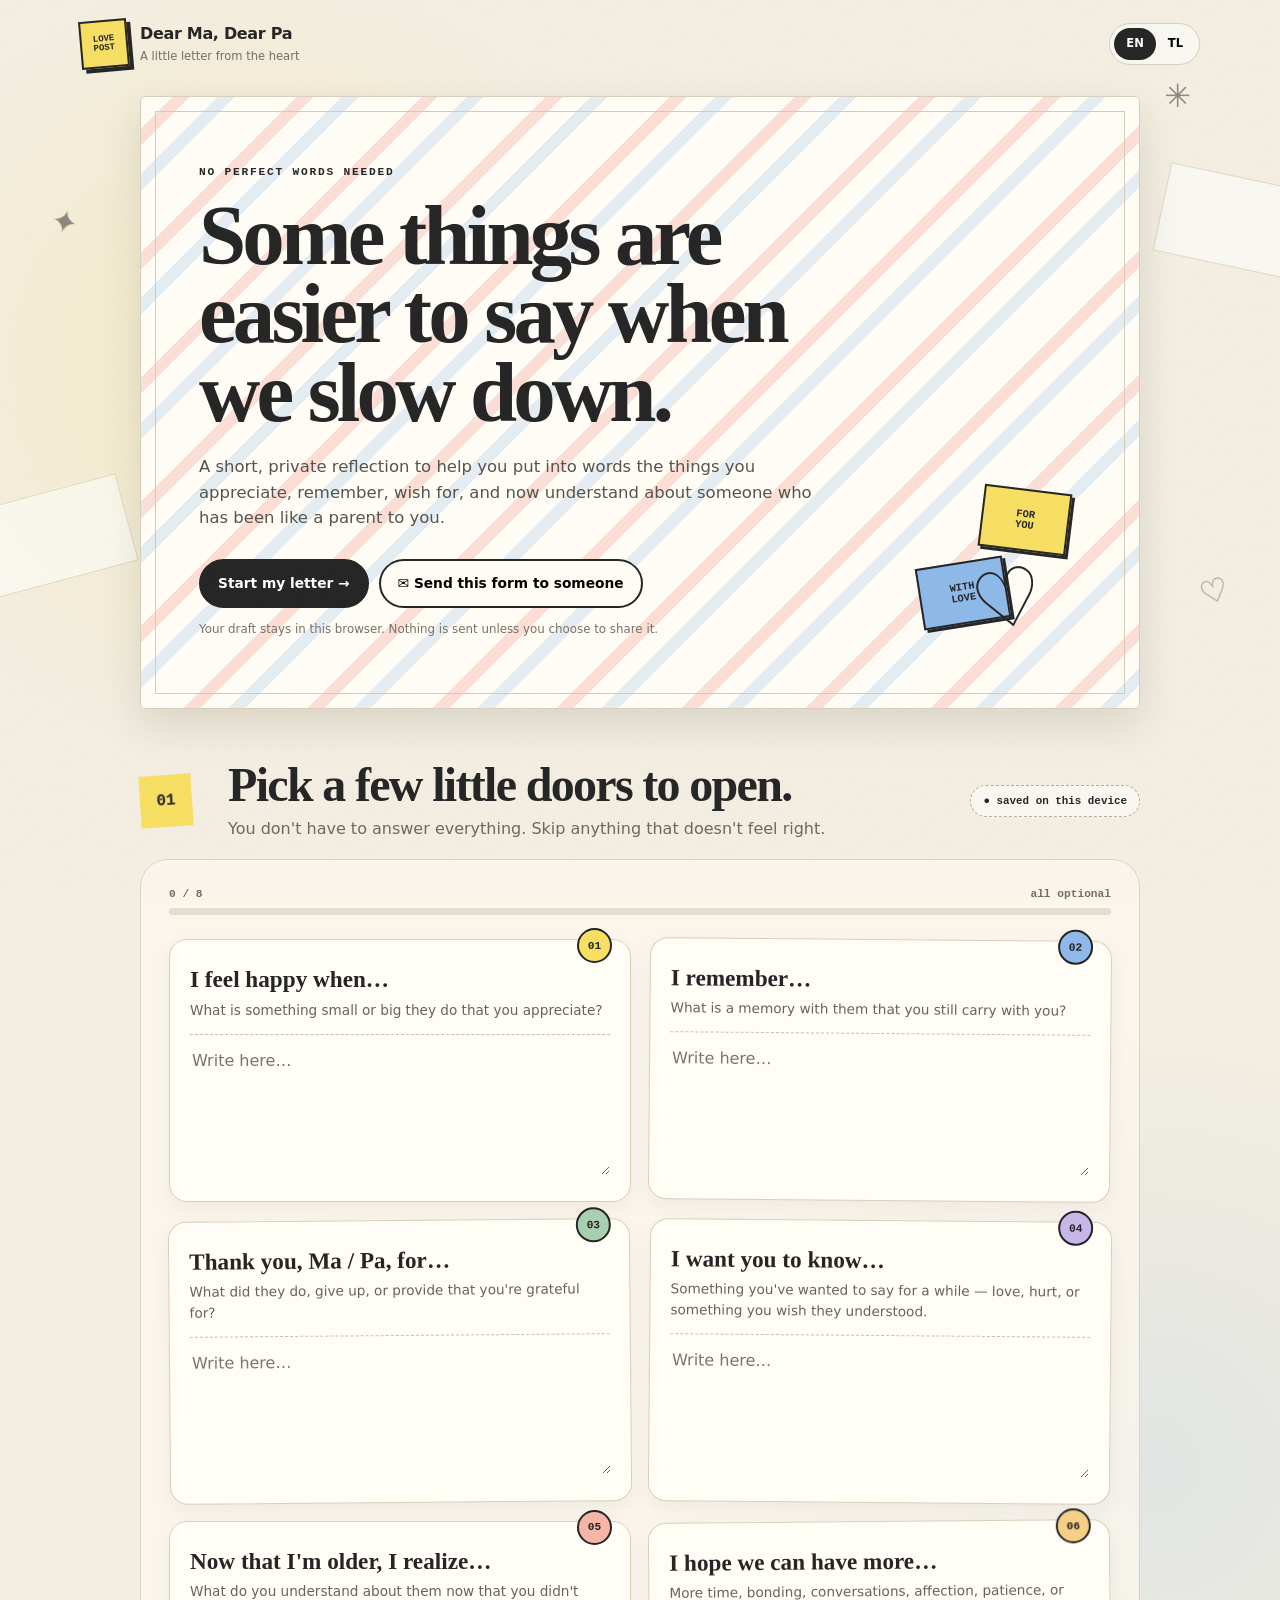
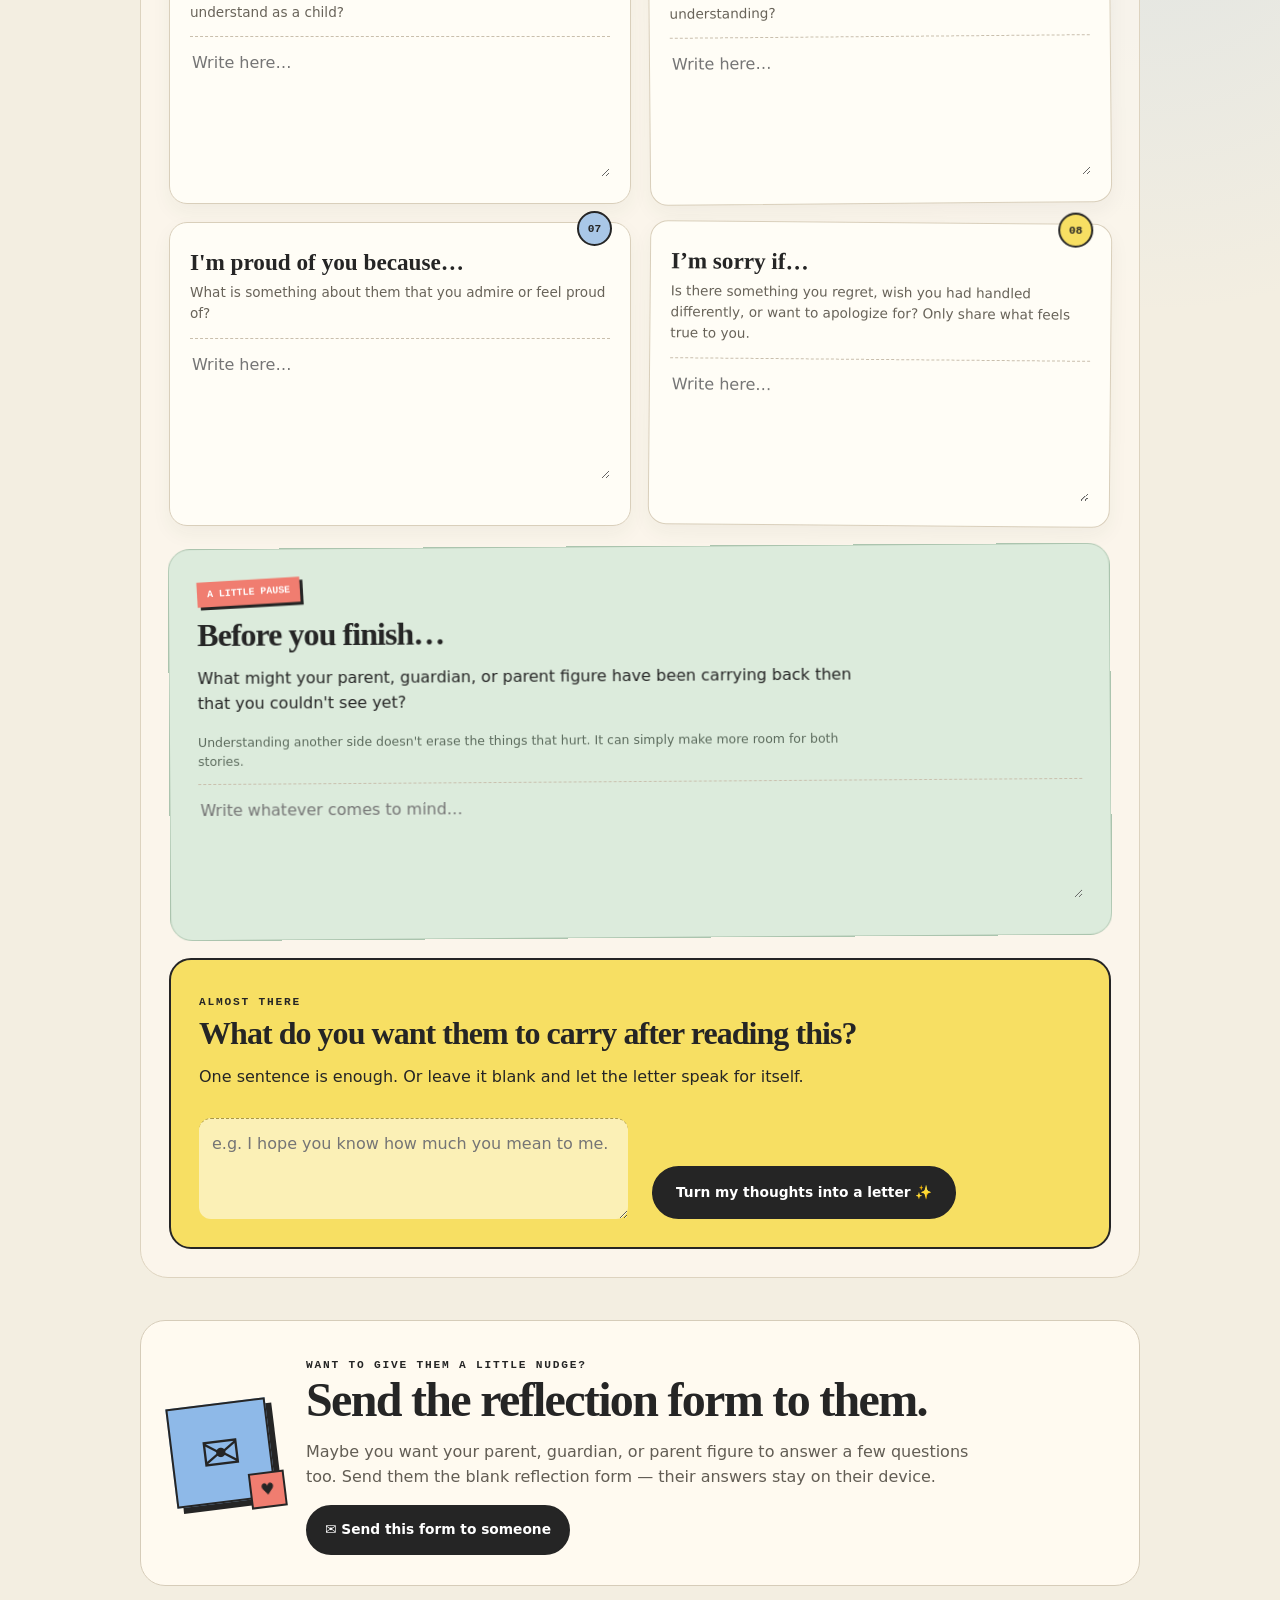
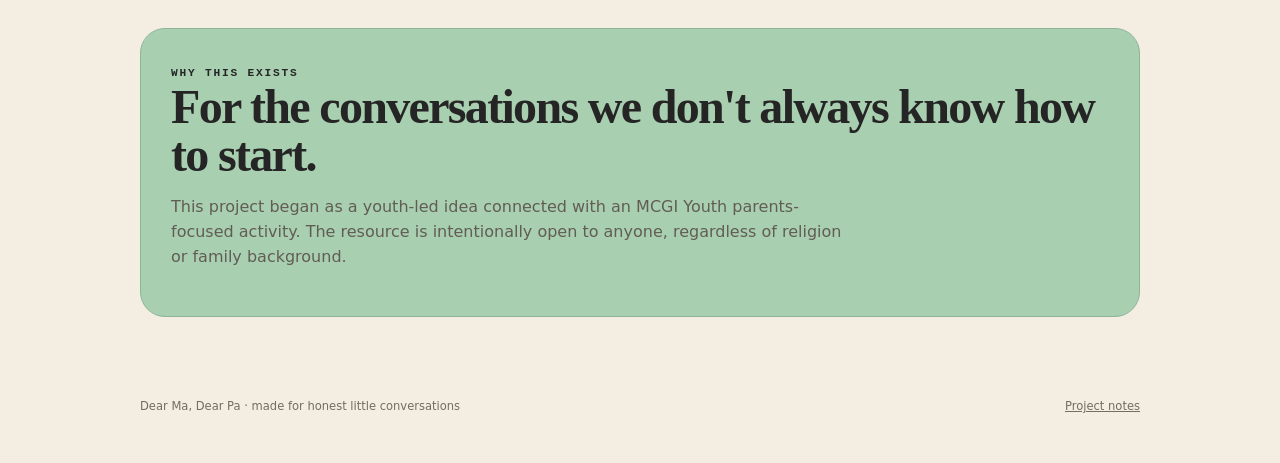
<file: index.html>
<!doctype html>
<html lang="en">
<head>
  <meta charset="utf-8" />
  <meta name="viewport" content="width=device-width, initial-scale=1" />
  <meta name="theme-color" content="#f7df63" />
  <meta name="description" content="A playful guided reflection for writing a heartfelt letter to a parent, guardian, or parent figure." />
  <title>Dear Ma, Dear Pa — a little letter from the heart</title>
  <link rel="stylesheet" href="styles.css" />
</head>
<body>
  <div class="paper-scrap scrap-a"></div>
  <div class="paper-scrap scrap-b"></div>
  <div class="doodle doodle-star">✦</div>
  <div class="doodle doodle-heart">♡</div>
  <div class="doodle doodle-spark">✳</div>

  <header class="topbar">
    <a class="brand" href="#" aria-label="Dear Ma Dear Pa home">
      <span class="brand-stamp">LOVE<br>POST</span>
      <span>
        <strong>Dear Ma, Dear Pa</strong>
        <small>A little letter from the heart</small>
      </span>
    </a>
    <div class="lang-toggle" role="group" aria-label="Language">
      <button class="lang-btn active" data-lang="en">EN</button>
      <button class="lang-btn" data-lang="tl">TL</button>
    </div>
  </header>

  <main>
    <section class="hero postcard">
      <div class="postcard-lines"></div>
      <div class="hero-copy">
        <p class="eyebrow" data-i18n="eyebrow">NO PERFECT WORDS NEEDED</p>
        <h1 data-i18n="heroTitle">Some things are easier to say when we slow down.</h1>
        <p class="hero-sub" data-i18n="heroSub">
          A short, private reflection to help you put into words the things you appreciate,
          remember, wish for, and now understand about someone who has been like a parent to you.
        </p>
        <div class="hero-actions">
          <button class="btn btn-dark" id="startBtn" data-i18n="start">Start my letter →</button>
          <button class="btn btn-paper" id="shareFormBtn">✉ <span data-i18n="shareForm">Send this form to someone</span></button>
        </div>
        <p class="tiny-note" data-i18n="privacyNote">Your draft stays in this browser. Nothing is sent unless you choose to share it.</p>
      </div>
      <div class="stamp-stack" aria-hidden="true">
        <div class="mini-stamp stamp-yellow">FOR<br>YOU</div>
        <div class="mini-stamp stamp-blue">WITH<br>LOVE</div>
        <div class="scribble">♡</div>
      </div>
    </section>

    <section class="how-it-works">
      <div class="section-label">01</div>
      <div>
        <h2 data-i18n="howTitle">Pick a few little doors to open.</h2>
        <p data-i18n="howSub">You don't have to answer everything. Skip anything that doesn't feel right.</p>
      </div>
      <div class="save-pill">● <span data-i18n="savedLocally">saved on this device</span></div>
    </section>

    <section class="letter-section" id="letter">
      <div class="progress-wrap">
        <div class="progress-meta">
          <span id="progressText">0 / 8</span>
          <span data-i18n="optional">all optional</span>
        </div>
        <div class="progress"><span id="progressBar"></span></div>
      </div>

      <form id="reflectionForm" novalidate>
        <div id="promptGrid"></div>

        <div class="perspective-card">
          <div class="sticker">A LITTLE PAUSE</div>
          <h2 data-i18n="pauseTitle">Before you finish…</h2>
          <p data-i18n="pauseText">
            What might your parent, guardian, or parent figure have been carrying back then
            that you couldn't see yet?
          </p>
          <p class="soft-note" data-i18n="pauseNote">
            Understanding another side doesn't erase the things that hurt. It can simply make more room for both stories.
          </p>
          <textarea id="perspective" rows="4" maxlength="900" placeholder="Write whatever comes to mind…"></textarea>
        </div>

        <div class="finish-card">
          <div class="finish-copy">
            <span class="eyebrow" data-i18n="almost">ALMOST THERE</span>
            <h2 data-i18n="finishTitle">What do you want them to carry after reading this?</h2>
            <p data-i18n="finishSub">One sentence is enough. Or leave it blank and let the letter speak for itself.</p>
          </div>
          <textarea id="closing" rows="3" maxlength="500" placeholder="e.g. I hope you know how much you mean to me."></textarea>
          <button class="btn btn-dark big" type="button" id="makeLetterBtn" data-i18n="makeLetter">Turn my thoughts into a letter ✨</button>
        </div>
      </form>
    </section>

    <section class="result-section hidden" id="result">
      <div class="result-head">
        <div>
          <span class="eyebrow" data-i18n="yourLetter">YOUR LETTER</span>
          <h2 data-i18n="resultTitle">A few honest words, in your own voice.</h2>
        </div>
        <button class="text-btn" id="editBtn" data-i18n="edit">← Edit</button>
      </div>

      <article class="letter-paper" id="letterPaper">
        <div class="postmark">FROM<br>THE<br>HEART</div>
        <p id="letterGreeting" class="letter-greeting"></p>
        <div id="letterBody"></div>
        <p id="letterClosing" class="letter-closing"></p>
      </article>

      <div class="result-actions">
        <button class="btn btn-dark" id="copyBtn" data-i18n="copy">Copy letter</button>
        <button class="btn btn-paper" id="shareLetterBtn">✦ <span data-i18n="shareLetter">Share letter</span></button>
        <button class="btn btn-paper" id="emailBtn">✉ <span data-i18n="emailLetter">Open email</span></button>
        <button class="btn btn-ghost" id="clearBtn" data-i18n="clear">Clear draft</button>
      </div>
      <p class="tiny-note centered" data-i18n="sendNote">Sharing uses your device's share/email options. The site does not send your letter by itself.</p>
    </section>

    <section class="send-card">
      <div class="send-illustration" aria-hidden="true">
        <span>✉</span>
        <i>♥</i>
      </div>
      <div>
        <span class="eyebrow" data-i18n="sendEyebrow">WANT TO GIVE THEM A LITTLE NUDGE?</span>
        <h2 data-i18n="sendTitle">Send the reflection form to them.</h2>
        <p data-i18n="sendText">
          Maybe you want your parent, guardian, or parent figure to answer a few questions too.
          Send them the blank reflection form — their answers stay on their device.
        </p>
        <button class="btn btn-dark" id="shareFormBtn2">✉ <span data-i18n="shareForm">Send this form to someone</span></button>
      </div>
    </section>

    <section class="about-card">
      <span class="eyebrow" data-i18n="whyEyebrow">WHY THIS EXISTS</span>
      <h2 data-i18n="whyTitle">For the conversations we don't always know how to start.</h2>
      <p data-i18n="whyText">
        This project began as a youth-led idea connected with an MCGI Youth parents-focused activity.
        The resource is intentionally open to anyone, regardless of religion or family background.
      </p>
    </section>
  </main>

  <footer>
    <p>Dear Ma, Dear Pa · <span data-i18n="footerText">made for honest little conversations</span></p>
    <p class="footer-links">
      <a href="projectnotes.html">Project notes</a>
    </p>
  </footer>

  <div class="toast" id="toast" role="status" aria-live="polite"></div>
  <script src="app.js"></script>
</body>
</html>
</file>
<file: styles.css>
:root {
  --ink: #252525;
  --paper: #fffdf6;
  --cream: #f7f1df;
  --yellow: #f7df63;
  --coral: #f07d70;
  --blue: #8eb9e8;
  --green: #a8cfb0;
  --lavender: #c7b7e9;
  --line: #d8cfbd;
  --shadow: 0 16px 40px rgba(45, 42, 33, .12);
  --radius: 22px;
}

* { box-sizing: border-box; }
html { scroll-behavior: smooth; }
body {
  margin: 0;
  color: var(--ink);
  background:
    radial-gradient(circle at 20% 10%, rgba(247,223,99,.22), transparent 25rem),
    radial-gradient(circle at 90% 40%, rgba(142,185,232,.18), transparent 28rem),
    #f3eee1;
  font-family: Inter, ui-sans-serif, system-ui, -apple-system, BlinkMacSystemFont, "Segoe UI", sans-serif;
  line-height: 1.55;
}
body:before {
  content: "";
  position: fixed; inset: 0; pointer-events: none; opacity: .12;
  background-image: url("data:image/svg+xml,%3Csvg width='120' height='120' xmlns='http://www.w3.org/2000/svg'%3E%3Cfilter id='n'%3E%3CfeTurbulence type='fractalNoise' baseFrequency='.85' numOctaves='2' stitchTiles='stitch'/%3E%3C/filter%3E%3Crect width='100%25' height='100%25' filter='url(%23n)' opacity='.18'/%3E%3C/svg%3E");
  z-index: 20;
}
button, textarea { font: inherit; }
button { cursor: pointer; }

.topbar {
  width: min(1120px, calc(100% - 32px));
  margin: 20px auto 0;
  display: flex; justify-content: space-between; align-items: center; gap: 20px;
}
.brand { display: flex; align-items: center; gap: 12px; color: inherit; text-decoration: none; }
.brand strong { display:block; font-size: 1rem; letter-spacing: -.02em; }
.brand small { display:block; font-size: .72rem; opacity:.62; margin-top:2px; }
.brand-stamp {
  width: 48px; height: 48px; display:grid; place-items:center; text-align:center;
  border: 2px solid var(--ink); transform: rotate(-5deg);
  background: var(--yellow); font: 800 .56rem/1.05 ui-monospace, SFMono-Regular, monospace;
  box-shadow: 4px 4px 0 var(--ink);
}
.lang-toggle {
  display:flex; background:#fff8; border:1px solid #d8cfbd; border-radius:999px; padding:4px;
}
.lang-btn {
  border:0; background:transparent; padding:7px 12px; border-radius:999px; font-size:.72rem; font-weight:800;
}
.lang-btn.active { background:var(--ink); color:white; }

main { width:min(1000px, calc(100% - 32px)); margin: 28px auto 70px; }
.postcard {
  position:relative; min-height: 500px; overflow:hidden; padding: 58px;
  border: 1px solid #d8cfbd; border-radius: 5px; box-shadow: var(--shadow);
  background: var(--paper);
}
.postcard:before {
  content:""; position:absolute; inset:0;
  background: repeating-linear-gradient(135deg, transparent 0 22px, rgba(240,125,112,.85) 22px 34px, transparent 34px 54px, rgba(142,185,232,.85) 54px 66px, transparent 66px 88px);
  opacity:.28; clip-path: inset(0 0 0 0);
  pointer-events:none;
}
.postcard:after {
  content:""; position:absolute; inset:14px; border:1px solid #d5cbb6; pointer-events:none;
}
.hero-copy { position:relative; z-index:2; max-width:680px; }
.eyebrow { font: 800 .7rem/1.2 ui-monospace, SFMono-Regular, monospace; letter-spacing:.16em; }
.hero h1, h1 {
  font-family: Georgia, "Times New Roman", serif; font-weight:700; letter-spacing:-.045em;
}
.hero h1 { font-size:clamp(2.7rem, 7vw, 5.3rem); line-height:.93; margin:16px 0 22px; max-width:760px; }
.hero-sub { max-width:620px; font-size:1.03rem; color:#56534c; }
.hero-actions, .result-actions { display:flex; flex-wrap:wrap; gap:10px; margin-top:28px; }
.btn {
  border:2px solid var(--ink); border-radius:999px; padding:12px 17px; font-weight:800; font-size:.86rem;
  transition:transform .16s ease, box-shadow .16s ease, background .16s ease;
}
.btn:hover { transform:translate(-2px,-2px); box-shadow:4px 4px 0 var(--ink); }
.btn-dark { background:var(--ink); color:white; }
.btn-paper { background:#fffdf6; }
.btn-ghost { border:1px solid #bbb3a4; background:transparent; color:#5d594f; }
.btn.big { padding:14px 22px; margin-top:10px; }
.tiny-note { font-size:.74rem; color:#777166; margin-top:12px; }
.centered { text-align:center; }
.stamp-stack { position:absolute; right:70px; bottom:54px; width:150px; height:170px; z-index:2; }
.mini-stamp { position:absolute; width:88px; height:62px; display:grid; place-items:center; text-align:center; border:2px solid var(--ink); font:800 .65rem/1.05 ui-monospace, monospace; box-shadow:3px 3px 0 var(--ink); }
.stamp-yellow { background:var(--yellow); transform:rotate(7deg); right:0; top:5px; }
.stamp-blue { background:var(--blue); transform:rotate(-9deg); left:0; bottom:30px; }
.scribble { position:absolute; right:25px; bottom:-8px; font-size:5rem; transform:rotate(-12deg); }

.how-it-works {
  margin:52px 0 18px; display:grid; grid-template-columns:70px 1fr auto; gap:18px; align-items:center;
}
.section-label { font:800 1rem ui-monospace,monospace; background:var(--yellow); width:52px; height:52px; display:grid; place-items:center; transform:rotate(-4deg); }
.how-it-works h2, .send-card h2, .about-card h2 { margin:0; font-family:Georgia,serif; font-size:clamp(1.8rem,4vw,3rem); line-height:1; letter-spacing:-.035em; }
.how-it-works p { margin:.45rem 0 0; color:#6d685f; }
.save-pill { font:800 .68rem ui-monospace,monospace; padding:9px 12px; border:1px dashed #b9af9d; border-radius:999px; background:#fff8; }

.letter-section { background:#fffaf0aa; border:1px solid #ddd3bf; border-radius:28px; padding:28px; }
.progress-meta { display:flex; justify-content:space-between; font:700 .7rem ui-monospace,monospace; color:#736d62; }
.progress { height:7px; background:#e5dece; border-radius:99px; overflow:hidden; margin-top:8px; }
.progress span { display:block; height:100%; width:0; background:var(--coral); transition:width .25s ease; }

#promptGrid { display:grid; grid-template-columns:repeat(2, minmax(0,1fr)); gap:18px; margin-top:24px; }
.prompt-card {
  position:relative; background:var(--paper); border:1px solid #d9cfbb; border-radius:18px; padding:23px 20px 18px;
  box-shadow: 0 8px 20px rgba(45,42,33,.05);
}
.prompt-card:nth-child(2n) { transform:rotate(.5deg); }
.prompt-card:nth-child(3n) { transform:rotate(-.5deg); }
.prompt-number {
  position:absolute; top:-12px; right:18px; width:35px; height:35px; border-radius:50%;
  display:grid; place-items:center; background:var(--yellow); border:2px solid var(--ink); font:800 .7rem ui-monospace,monospace;
}
.prompt-card:nth-child(2) .prompt-number { background:var(--blue); }
.prompt-card:nth-child(3) .prompt-number { background:var(--green); }
.prompt-card:nth-child(4) .prompt-number { background:var(--lavender); }
.prompt-card:nth-child(5) .prompt-number { background:#f5b6a7; }
.prompt-card:nth-child(6) .prompt-number { background:#f4cf85; }
.prompt-card:nth-child(7) .prompt-number { background:#a9c7e7; }
.prompt-title { font:800 1.45rem/1.05 Georgia,serif; margin:4px 0 8px; }
.prompt-hint { margin:0 0 13px; color:#686359; font-size:.85rem; }
.prompt-card textarea, .perspective-card textarea, .finish-card textarea {
  width:100%; resize:vertical; min-height:120px; border:0; border-top:1px dashed #c9bfad; padding:14px 2px 2px;
  background:transparent; outline:none; color:var(--ink);
}
.prompt-card textarea:focus, .perspective-card textarea:focus, .finish-card textarea:focus { border-top-color:var(--ink); }

.perspective-card {
  position:relative; margin-top:20px; padding:28px; border-radius:22px; background:#dcebdc; border:1px solid #abc4ae;
  transform:rotate(-.4deg);
}
.sticker {
  display:inline-block; background:var(--coral); color:white; padding:7px 10px; font:800 .62rem ui-monospace,monospace;
  transform:rotate(-3deg); box-shadow:3px 3px 0 var(--ink); margin-bottom:10px;
}
.perspective-card h2, .finish-card h2 { margin:4px 0 7px; font:800 2rem/1 Georgia,serif; letter-spacing:-.03em; }
.perspective-card p { max-width:680px; }
.soft-note { font-size:.78rem; color:#5d6c5e; }
.finish-card {
  margin-top:20px; padding:28px; border:2px solid var(--ink); border-radius:22px; background:var(--yellow);
  display:grid; grid-template-columns:1fr 1fr; gap:12px 24px; align-items:end;
}
.finish-card .finish-copy { grid-column:1 / -1; }
.finish-card textarea { border-top-color:#a99748; background:#fff8; border-radius:12px; padding:13px; min-height:90px; }
.finish-card .big { justify-self:start; }

.result-section { margin-top:34px; }
.result-section.hidden { display:none; }
.result-head { display:flex; justify-content:space-between; align-items:end; gap:20px; margin-bottom:18px; }
.result-head h2 { margin:6px 0 0; font:800 clamp(2rem,5vw,3.4rem)/.95 Georgia,serif; letter-spacing:-.04em; }
.text-btn { border:0; background:transparent; font-weight:800; color:#686157; }

.letter-paper {
  position:relative; max-width:780px; margin:auto; min-height:500px; padding:68px 74px;
  background:var(--paper); border:1px solid #d7ccb6; box-shadow:var(--shadow);
  background-image:linear-gradient(rgba(142,185,232,.15) 1px, transparent 1px); background-size:100% 31px;
}
.letter-paper:before {
  content:""; position:absolute; left:0; top:0; bottom:0; width:8px;
  background:repeating-linear-gradient(180deg,var(--coral) 0 18px,var(--paper) 18px 36px,var(--blue) 36px 54px,var(--paper) 54px 72px);
}
.postmark {
  position:absolute; right:28px; top:26px; width:75px; height:75px; border:2px dashed #8b8170; border-radius:50%;
  display:grid; place-items:center; text-align:center; font:800 .53rem/1 ui-monospace,monospace; transform:rotate(10deg); opacity:.65;
}
.letter-greeting { font:700 1.1rem/1.3 Georgia,serif; margin:0 0 20px; }
#letterBody p { margin:0 0 18px; font-size:1.02rem; }
.letter-closing { margin-top:30px; font:700 1.05rem/1.5 Georgia,serif; white-space:pre-line; }

.send-card, .about-card {
  margin-top:42px; padding:30px; border:1px solid #d6ccb9; border-radius:25px; background:#fffaf0;
  display:grid; grid-template-columns:110px 1fr; gap:25px; align-items:center;
}
.send-illustration {
  width:100px; height:100px; background:var(--blue); border:2px solid var(--ink); transform:rotate(-7deg);
  display:grid; place-items:center; position:relative; box-shadow:6px 6px 0 var(--ink);
}
.send-illustration span { font-size:3rem; }
.send-illustration i { position:absolute; right:-12px; bottom:-12px; background:var(--coral); border:2px solid var(--ink); width:36px;height:36px;display:grid;place-items:center; font-style:normal; }
.send-card p, .about-card p { color:#625d54; max-width:680px; }
.about-card { display:block; background:var(--green); border-color:#8fb498; }
.about-note { display:inline-block; margin-top:10px; background:#fff9; border:1px dashed #748e79; padding:10px 13px; font-size:.8rem; }

footer { width:min(1000px, calc(100% - 32px)); margin:0 auto 35px; display:flex; justify-content:space-between; gap:15px; font-size:.72rem; color:#746d61; }
.footer-links a { color:inherit; }

.paper-scrap { position:fixed; z-index:-1; width:180px; height:90px; background:#fff8; border:1px solid #e1d8c6; }
.scrap-a { left:-50px; top:55%; transform:rotate(-15deg); }
.scrap-b { right:-60px; top:20%; transform:rotate(12deg); }
.doodle { position:fixed; pointer-events:none; opacity:.5; font-size:2rem; }
.doodle-star { left:4%; top:22%; transform:rotate(14deg); }
.doodle-heart { right:4%; top:63%; transform:rotate(-18deg); }
.doodle-spark { right:7%; top:8%; }

.toast {
  position:fixed; left:50%; bottom:24px; transform:translate(-50%, 20px); opacity:0; pointer-events:none;
  background:var(--ink); color:#fff; padding:10px 15px; border-radius:999px; font-size:.8rem; z-index:50; transition:.22s;
}
.toast.show { opacity:1; transform:translate(-50%,0); }

@media (max-width: 760px) {
  .topbar { margin-top:14px; }
  .postcard { padding:42px 25px; min-height:570px; }
  .postcard:after { inset:10px; }
  .stamp-stack { right:28px; bottom:25px; transform:scale(.82); transform-origin:bottom right; }
  .hero h1 { font-size:3.25rem; }
  .how-it-works { grid-template-columns:52px 1fr; }
  .save-pill { grid-column:2; justify-self:start; }
  #promptGrid { grid-template-columns:1fr; }
  .finish-card { grid-template-columns:1fr; }
  .finish-card .finish-copy { grid-column:auto; }
  .letter-paper { padding:58px 35px 45px 45px; }
  .send-card { grid-template-columns:1fr; }
  .send-illustration { width:80px; height:80px; }
  footer { flex-direction:column; }
}
@media (max-width: 430px) {
  main, .topbar, footer { width:min(100% - 20px, 1000px); }
  .postcard { padding:38px 20px; }
  .hero h1 { font-size:2.7rem; }
  .hero-sub { font-size:.92rem; }
  .letter-section { padding:16px; }
  .letter-paper { padding:54px 24px 40px 34px; }
}

/* Extra mobile polish */
html, body { overflow-x: hidden; }
input, textarea { font-size: 16px; } /* prevents iOS Safari zoom */
.recipient-card {
  margin-top: 24px;
  padding: 18px 20px;
  background: #fffdf6;
  border: 1px dashed #cfc4af;
  border-radius: 16px;
}
.recipient-card label {
  display:block;
  font: 800 .75rem ui-monospace, monospace;
  letter-spacing:.04em;
  margin-bottom:8px;
}
.recipient-card input {
  width:100%;
  border:0;
  border-bottom:2px solid #d2c8b6;
  background:transparent;
  outline:0;
  padding:8px 2px;
  color:var(--ink);
}
.recipient-card input:focus { border-bottom-color:var(--ink); }
.field-note { display:block; margin-top:7px; font-size:.72rem; color:#7a7368; }

@media (max-width: 600px) {
  .topbar { align-items:flex-start; }
  .brand-stamp { width:42px; height:42px; font-size:.5rem; box-shadow:3px 3px 0 var(--ink); }
  .brand strong { font-size:.9rem; }
  .brand small { font-size:.64rem; max-width:150px; }
  .lang-toggle { flex-shrink:0; }
  .lang-btn { padding:7px 10px; }

  .postcard {
    min-height: 610px;
    padding: 34px 20px 145px;
  }
  .postcard:before { opacity:.2; }
  .hero h1 { font-size: clamp(2.55rem, 13vw, 3.5rem); }
  .hero-sub { font-size:.9rem; line-height:1.55; }
  .hero-actions { align-items:stretch; }
  .hero-actions .btn { width:100%; text-align:center; }
  .stamp-stack { right:18px; bottom:18px; transform:scale(.72); }

  .how-it-works { margin-top:36px; gap:12px; }
  .how-it-works h2 { font-size:1.8rem; }
  .how-it-works p { font-size:.86rem; }
  .save-pill { grid-column:1 / -1; }

  .letter-section { border-radius:20px; padding:14px; }
  #promptGrid { gap:14px; }
  .prompt-card { padding:22px 16px 14px; }
  .prompt-title { font-size:1.3rem; padding-right:30px; }
  .prompt-hint { font-size:.8rem; }
  .prompt-card textarea { min-height:105px; }

  .perspective-card, .finish-card { padding:20px; border-radius:18px; }
  .perspective-card h2, .finish-card h2 { font-size:1.65rem; }

  .finish-card .btn { width:100%; text-align:center; }

  .result-head { align-items:flex-start; }
  .result-head h2 { font-size:2.15rem; }
  .letter-paper { min-height:0; font-size:.95rem; }
  .result-actions .btn { flex:1 1 calc(50% - 10px); }
  .result-actions .btn-ghost { flex-basis:100%; }

  .send-card, .about-card { margin-top:28px; padding:22px; }
  .send-card h2, .about-card h2 { font-size:2rem; }
}

@media (max-width: 360px) {
  .topbar { width:calc(100% - 16px); }
  main { width:calc(100% - 16px); }
  .brand small { display:none; }
  .hero h1 { font-size:2.35rem; }
  .postcard { padding-left:16px; padding-right:16px; }
  .result-actions .btn { flex-basis:100%; }
}
</file>
